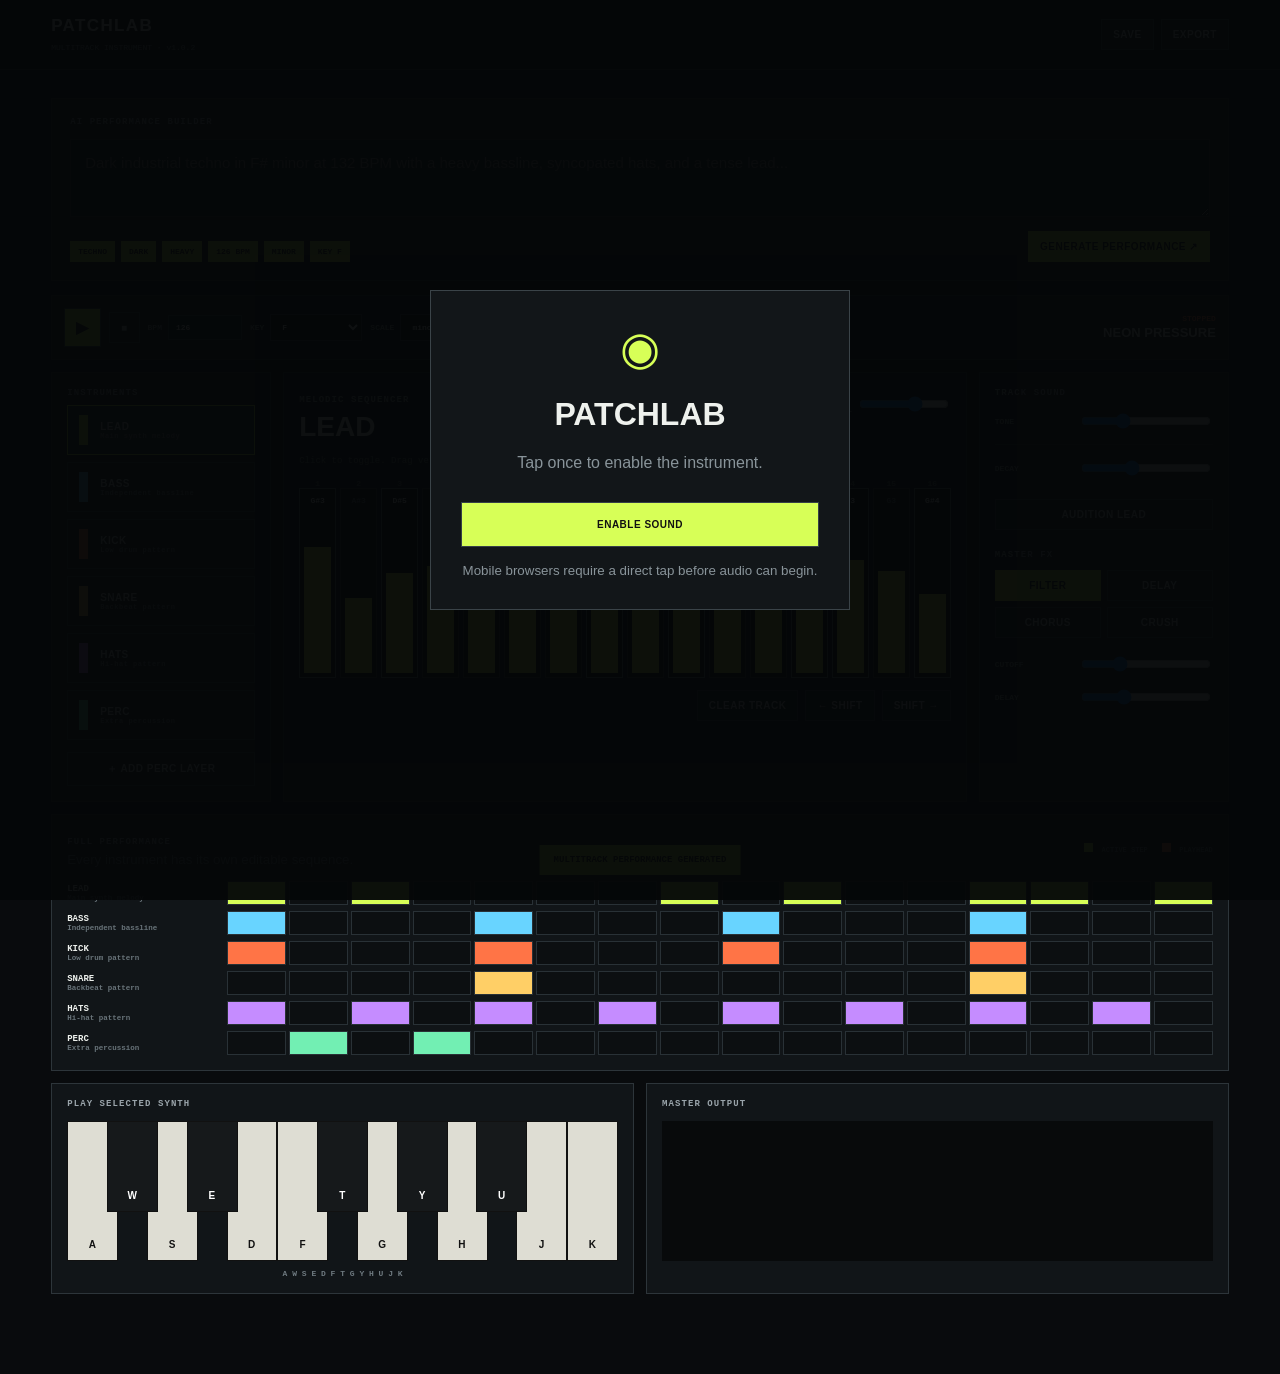
<file: index.html>
<!doctype html>
<html lang="en">
<head>
<meta charset="utf-8">
<meta name="viewport" content="width=device-width,initial-scale=1,viewport-fit=cover">
<meta name="theme-color" content="#090b0d">
<title>PATCHLAB v1.0.2 — Multitrack Instrument</title>
<link rel="stylesheet" href="styles.css">
</head>
<body>
<div id="audioGate" class="audio-gate">
  <div class="gate-card">
    <div class="gate-icon">◉</div>
    <h1>PATCHLAB</h1>
    <p>Tap once to enable the instrument.</p>
    <button id="enableAudio">ENABLE SOUND</button>
    <small>Mobile browsers require a direct tap before audio can begin.</small>
  </div>
</div>

<header>
  <div class="brand"><b>PATCHLAB</b><span>MULTITRACK INSTRUMENT · v1.0.2</span></div>
  <div class="header-actions">
    <button id="saveBtn">SAVE</button>
    <button id="exportBtn">EXPORT</button>
  </div>
</header>

<main>
  <section class="prompt-card">
    <div class="section-kicker">AI PERFORMANCE BUILDER</div>
    <textarea id="promptInput" placeholder="Dark industrial techno in F# minor at 132 BPM with a heavy bassline, syncopated hats, and a tense lead..."></textarea>
    <div class="prompt-actions">
      <div id="promptTags" class="tags"></div>
      <button id="generateBtn" class="primary">GENERATE PERFORMANCE ↗</button>
    </div>
  </section>

  <section class="transport">
    <button id="playBtn" class="play">▶</button>
    <button id="stopBtn">■</button>
    <label>BPM <input id="bpm" type="number" min="45" max="190" value="118"></label>
    <label>KEY <select id="root"></select></label>
    <label>SCALE <select id="scale"></select></label>
    <button id="randomizeBtn">RANDOMIZE TRACK</button>
    <button id="mutateBtn">MUTATE TRACK</button>
    <div class="now"><span id="playState">STOPPED</span><b id="patchName">STATIC PRESSURE</b></div>
  </section>

  <section class="workspace">
    <aside class="track-list panel">
      <div class="panel-title">INSTRUMENTS</div>
      <div id="trackButtons"></div>
      <button id="addPercBtn" class="add-track">＋ ADD PERC LAYER</button>
    </aside>

    <section class="editor panel">
      <div class="editor-head">
        <div>
          <span id="editorType">MELODIC SEQUENCER</span>
          <h2 id="editorTitle">LEAD</h2>
        </div>
        <div class="track-controls">
          <button id="muteBtn">MUTE</button>
          <button id="soloBtn">SOLO</button>
          <label>VOL <input id="trackVolume" type="range" min="0" max="1" step=".01"></label>
        </div>
      </div>
      <div id="editorHelp" class="editor-help"></div>
      <div id="stepNumbers" class="step-numbers"></div>
      <div id="trackEditor" class="track-editor"></div>
      <div class="editor-foot">
        <button id="clearTrackBtn">CLEAR TRACK</button>
        <button id="shiftLeftBtn">← SHIFT</button>
        <button id="shiftRightBtn">SHIFT →</button>
      </div>
    </section>

    <aside class="sound-panel panel">
      <div class="panel-title">TRACK SOUND</div>
      <div id="soundControls"></div>
      <div class="panel-title lower">MASTER FX</div>
      <div class="fx-grid">
        <button class="fx active" data-fx="filter">FILTER</button>
        <button class="fx active" data-fx="delay">DELAY</button>
        <button class="fx" data-fx="chorus">CHORUS</button>
        <button class="fx" data-fx="crush">CRUSH</button>
      </div>
      <label class="range-row">CUTOFF <input id="cutoff" type="range" min="150" max="9000" value="2600"></label>
      <label class="range-row">DELAY <input id="delayMix" type="range" min="0" max=".8" step=".01" value=".25"></label>
    </aside>
  </section>

  <section class="arrangement panel">
    <div class="arrange-head">
      <div><span>FULL PERFORMANCE</span><small>Every instrument has its own editable sequence.</small></div>
      <div class="legend"><i></i> ACTIVE STEP <i class="current"></i> PLAYHEAD</div>
    </div>
    <div id="arrangement"></div>
  </section>

  <section class="bottom-grid">
    <article class="panel keyboard-panel">
      <div class="panel-title">PLAY SELECTED SYNTH</div>
      <div id="keyboard" class="keyboard"></div>
      <small>A W S E D F T G Y H U J K</small>
    </article>
    <article class="panel scope-panel">
      <div class="panel-title">MASTER OUTPUT</div>
      <canvas id="scope" width="700" height="150"></canvas>
    </article>
  </section>
</main>
<div id="toast" class="toast"></div>
<script src="app.js"></script>
</body>
</html>
</file>
<file: styles.css>
:root{--bg:#090b0d;--panel:#111518;--panel2:#171c20;--line:#2d353a;--text:#eef1ed;--muted:#879198;--acid:#d7ff57;--orange:#ff7446;--blue:#68d4ff}
*{box-sizing:border-box}html,body{margin:0;background:var(--bg);color:var(--text);font-family:Inter,Arial,sans-serif}button,input,select,textarea{font:inherit}button{background:#151a1d;color:#c8d0d4;border:1px solid #364047;padding:9px 11px;font-size:10px;font-weight:700;letter-spacing:.05em;cursor:pointer}button:hover{border-color:var(--acid)}button.active,.primary{background:var(--acid);color:#0c0e0f;border-color:var(--acid)}header{height:70px;border-bottom:1px solid var(--line);display:flex;align-items:center;justify-content:space-between;padding:0 4vw;position:sticky;top:0;background:rgba(9,11,13,.94);backdrop-filter:blur(14px);z-index:20}.brand b{display:block;font-size:17px;letter-spacing:.08em}.brand span{font:500 8px monospace;color:var(--muted)}.header-actions{display:flex;gap:7px}main{max-width:1500px;margin:auto;padding:28px 4vw 80px}.panel,.prompt-card,.transport{background:var(--panel);border:1px solid var(--line)}.prompt-card{padding:18px}.section-kicker,.panel-title,.editor-head span,.arrange-head span{font:700 9px monospace;color:#9aa4aa;letter-spacing:.12em}.prompt-card textarea{width:100%;min-height:78px;margin-top:12px;background:#0c0f11;border:1px solid #30383d;color:white;padding:14px;font-size:15px;resize:vertical}.prompt-actions{display:flex;justify-content:space-between;align-items:end;gap:15px;margin-top:10px}.tags{display:flex;gap:6px;flex-wrap:wrap}.tag{font:700 8px monospace;background:#22292e;color:#9eaaaf;padding:6px 8px}.tag.on{background:var(--acid);color:#111}.transport{margin-top:14px;padding:12px;display:flex;align-items:center;gap:8px;flex-wrap:wrap}.play{background:var(--acid);color:#111;font-size:16px}.transport label{font:700 8px monospace;color:#929da3;display:flex;align-items:center;gap:6px}.transport input,.transport select{width:74px;background:#0c1012;color:white;border:1px solid #364047;padding:7px}.transport select{width:92px}.now{margin-left:auto;text-align:right}.now span{display:block;font:700 8px monospace;color:var(--orange)}.now b{font-size:13px}.workspace{display:grid;grid-template-columns:220px minmax(0,1fr) 250px;gap:12px;margin-top:12px}.panel{padding:15px}.track-item{display:grid;grid-template-columns:12px 1fr auto;align-items:center;gap:9px;width:100%;margin-top:7px;text-align:left}.track-item.selected{background:#242c31;border-color:var(--acid)}.track-color{width:9px;height:30px;background:var(--acid)}.track-item small{display:block;color:#778188;font:600 7px monospace}.track-badges{display:flex;gap:3px}.mini{padding:4px;font-size:7px}.add-track{width:100%;margin-top:12px}.editor-head{display:flex;justify-content:space-between;align-items:flex-start}.editor-head h2{margin:5px 0 0;font-size:28px}.track-controls{display:flex;gap:6px;align-items:center}.track-controls label{font:700 8px monospace;color:#8d989e}.track-controls input{width:90px}.editor-help{color:#778289;font:500 9px monospace;margin:13px 0}.step-numbers,.melodic-grid,.drum-grid{display:grid;grid-template-columns:repeat(16,minmax(24px,1fr));gap:4px}.step-numbers div{text-align:center;color:#5d686f;font:700 8px monospace}.melodic-step{height:190px;background:#0b0e10;border:1px solid #30383d;position:relative;cursor:pointer;overflow:hidden}.melodic-step.active{border-color:#68757c}.melodic-step .bar{position:absolute;left:4px;right:4px;bottom:4px;background:var(--acid);height:20%}.melodic-step .note{position:absolute;top:7px;width:100%;text-align:center;font:700 8px monospace;color:#657078}.melodic-step.active .note{color:white}.melodic-step.current,.drum-step.current{outline:2px solid var(--orange);outline-offset:-2px}.drum-grid{align-items:center}.drum-step{height:48px;background:#0b0e10;border:1px solid #30383d;cursor:pointer;position:relative}.drum-step.active{background:var(--acid)}.drum-step.active:after{content:"";position:absolute;inset:14px;border-radius:50%;background:#111}.editor-foot{display:flex;gap:7px;justify-content:flex-end;margin-top:12px}.sound-control{border-top:1px solid #293136;padding:13px 0}.sound-control:first-child{border-top:0}.sound-control label,.range-row{display:flex;justify-content:space-between;align-items:center;color:#89949a;font:700 8px monospace}.sound-control input,.range-row input{width:130px}.lower{margin-top:20px}.fx-grid{display:grid;grid-template-columns:1fr 1fr;gap:6px;margin:10px 0 16px}.range-row{margin:13px 0}.arrangement{margin-top:12px}.arrange-head{display:flex;justify-content:space-between;align-items:center;margin-bottom:14px}.arrange-head small{display:block;color:#707b82;margin-top:4px}.legend{font:700 7px monospace;color:#748087}.legend i{display:inline-block;width:9px;height:9px;background:var(--acid);margin:0 4px 0 10px}.legend i.current{background:var(--orange)}.arrange-row{display:grid;grid-template-columns:150px 1fr;gap:10px;align-items:center;margin-top:6px}.arrange-name{font:700 9px monospace}.arrange-name small{display:block;color:#69747a}.arrange-steps{display:grid;grid-template-columns:repeat(16,1fr);gap:3px}.arrange-step{height:24px;background:#0c0f11;border:1px solid #293136;cursor:pointer}.arrange-step.active{background:var(--track-color)}.arrange-step.current{outline:2px solid var(--orange)}.bottom-grid{display:grid;grid-template-columns:1fr 1fr;gap:12px;margin-top:12px}.keyboard{height:140px;display:flex;margin-top:12px}.key{flex:1;background:#deddd3;color:#111;border-color:#111;display:flex;align-items:end;justify-content:center;padding-bottom:10px}.key.black{background:#16191b;color:white;height:65%;margin:0 -2%;z-index:2}.key.down{background:var(--acid)}.keyboard-panel small{display:block;text-align:center;margin-top:8px;color:#6e797f;font:700 8px monospace}#scope{width:100%;height:140px;background:#080a0b;margin-top:12px}.audio-gate{position:fixed;inset:0;background:rgba(5,7,8,.96);z-index:100;display:grid;place-items:center;padding:20px}.audio-gate.hidden{display:none}.gate-card{width:min(420px,100%);text-align:center;background:#121619;border:1px solid #3a4348;padding:30px}.gate-icon{font-size:46px;color:var(--acid)}.gate-card p,.gate-card small{color:#89949a}.gate-card button{width:100%;margin:14px 0;background:var(--acid);color:#111;padding:16px}.toast{position:fixed;bottom:25px;left:50%;transform:translate(-50%,20px);opacity:0;background:var(--acid);color:#111;padding:10px 14px;font:700 9px monospace;transition:.2s;z-index:50}.toast.show{opacity:1;transform:translate(-50%,0)}
@media(max-width:1050px){.workspace{grid-template-columns:180px 1fr}.sound-panel{grid-column:1/-1}.sound-panel #soundControls{display:grid;grid-template-columns:repeat(4,1fr);gap:12px}.bottom-grid{grid-template-columns:1fr}}
@media(max-width:720px){header{padding:0 12px}.brand span,.header-actions #exportBtn{display:none}main{padding:14px 8px 60px}.prompt-actions{display:block}.prompt-actions .primary{width:100%;margin-top:10px}.workspace{display:block}.track-list,.editor,.sound-panel{margin-top:10px}.track-list #trackButtons{display:flex;overflow-x:auto;gap:6px}.track-item{min-width:145px}.editor-head{display:block}.track-controls{margin-top:10px;flex-wrap:wrap}.melodic-step{height:110px}.step-numbers,.melodic-grid,.drum-grid{gap:2px;overflow-x:auto}.step-numbers>*,.melodic-grid>*,.drum-grid>*{min-width:25px}.arrange-row{grid-template-columns:90px minmax(400px,1fr)}.arrangement{overflow-x:auto}.bottom-grid{display:block}.scope-panel{margin-top:10px}.sound-panel #soundControls{grid-template-columns:1fr 1fr}.now{width:100%;text-align:left;margin:4px 0 0}}
</file>
